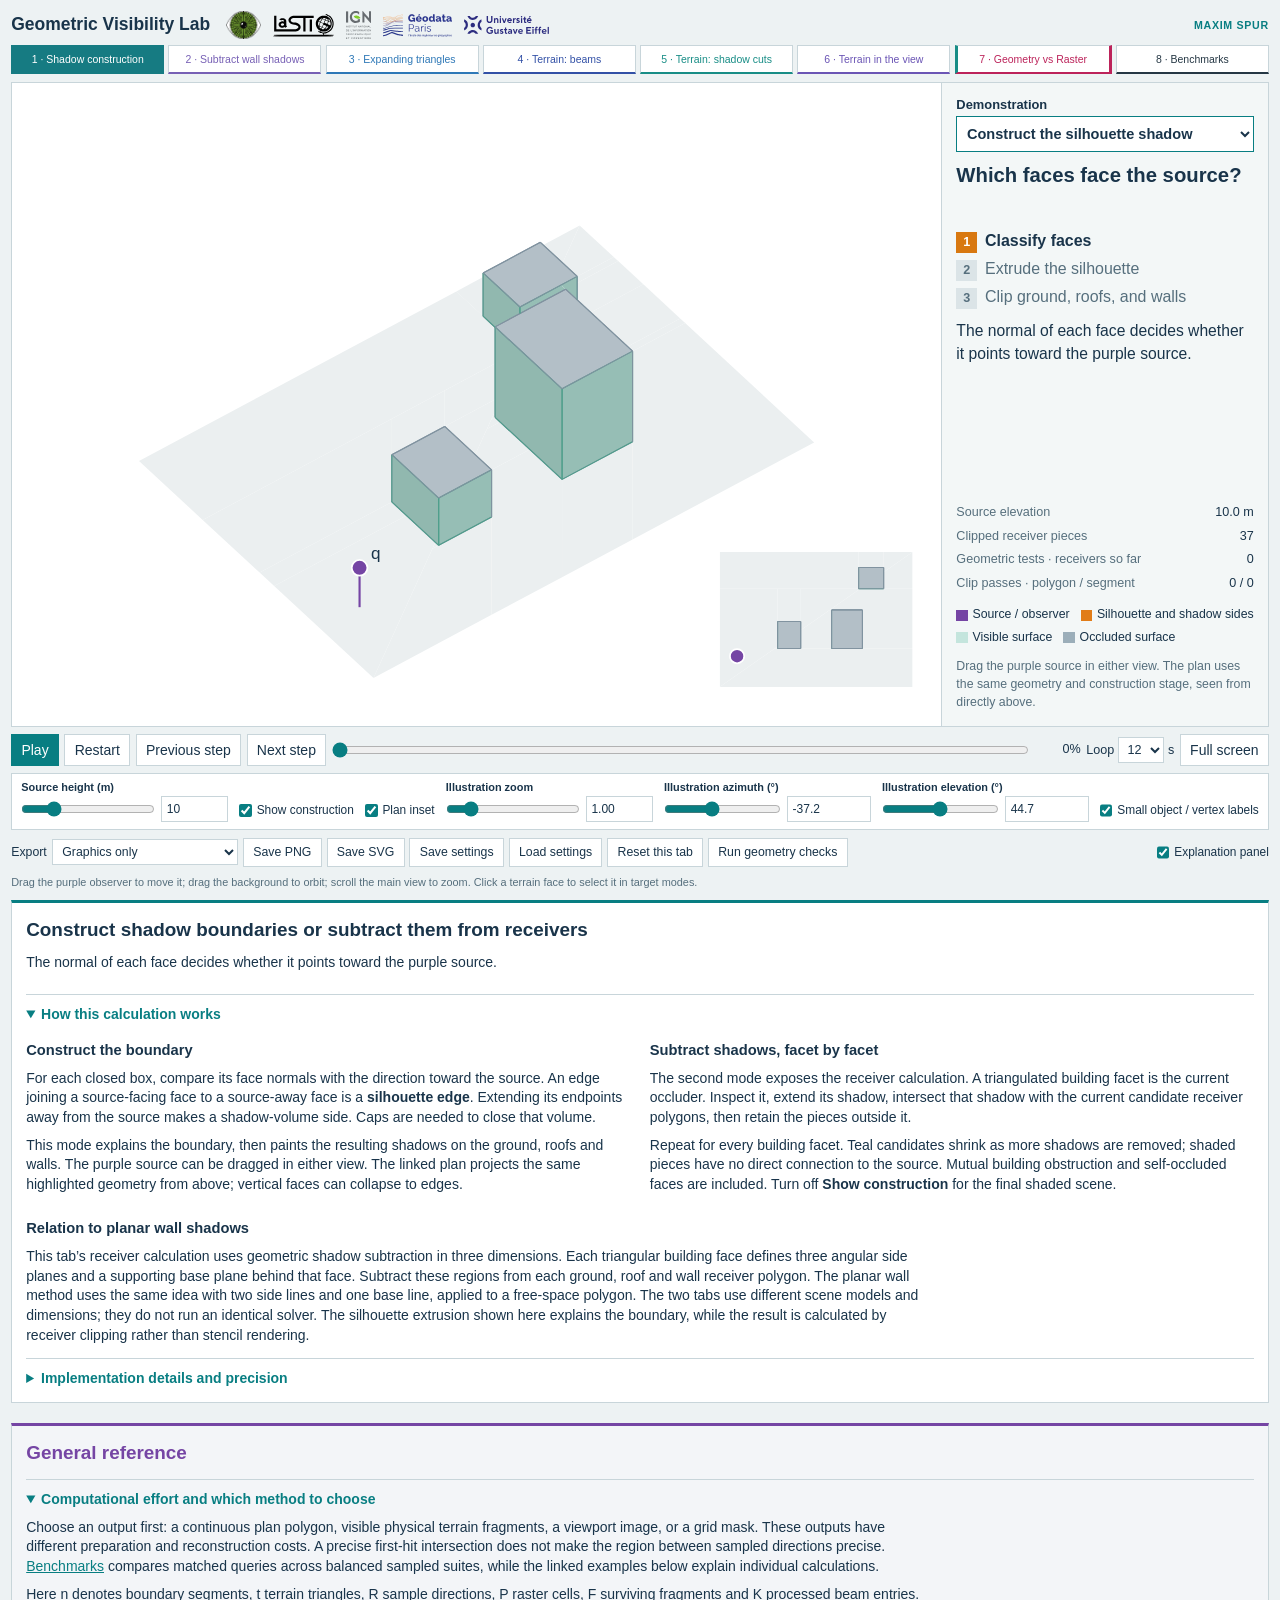
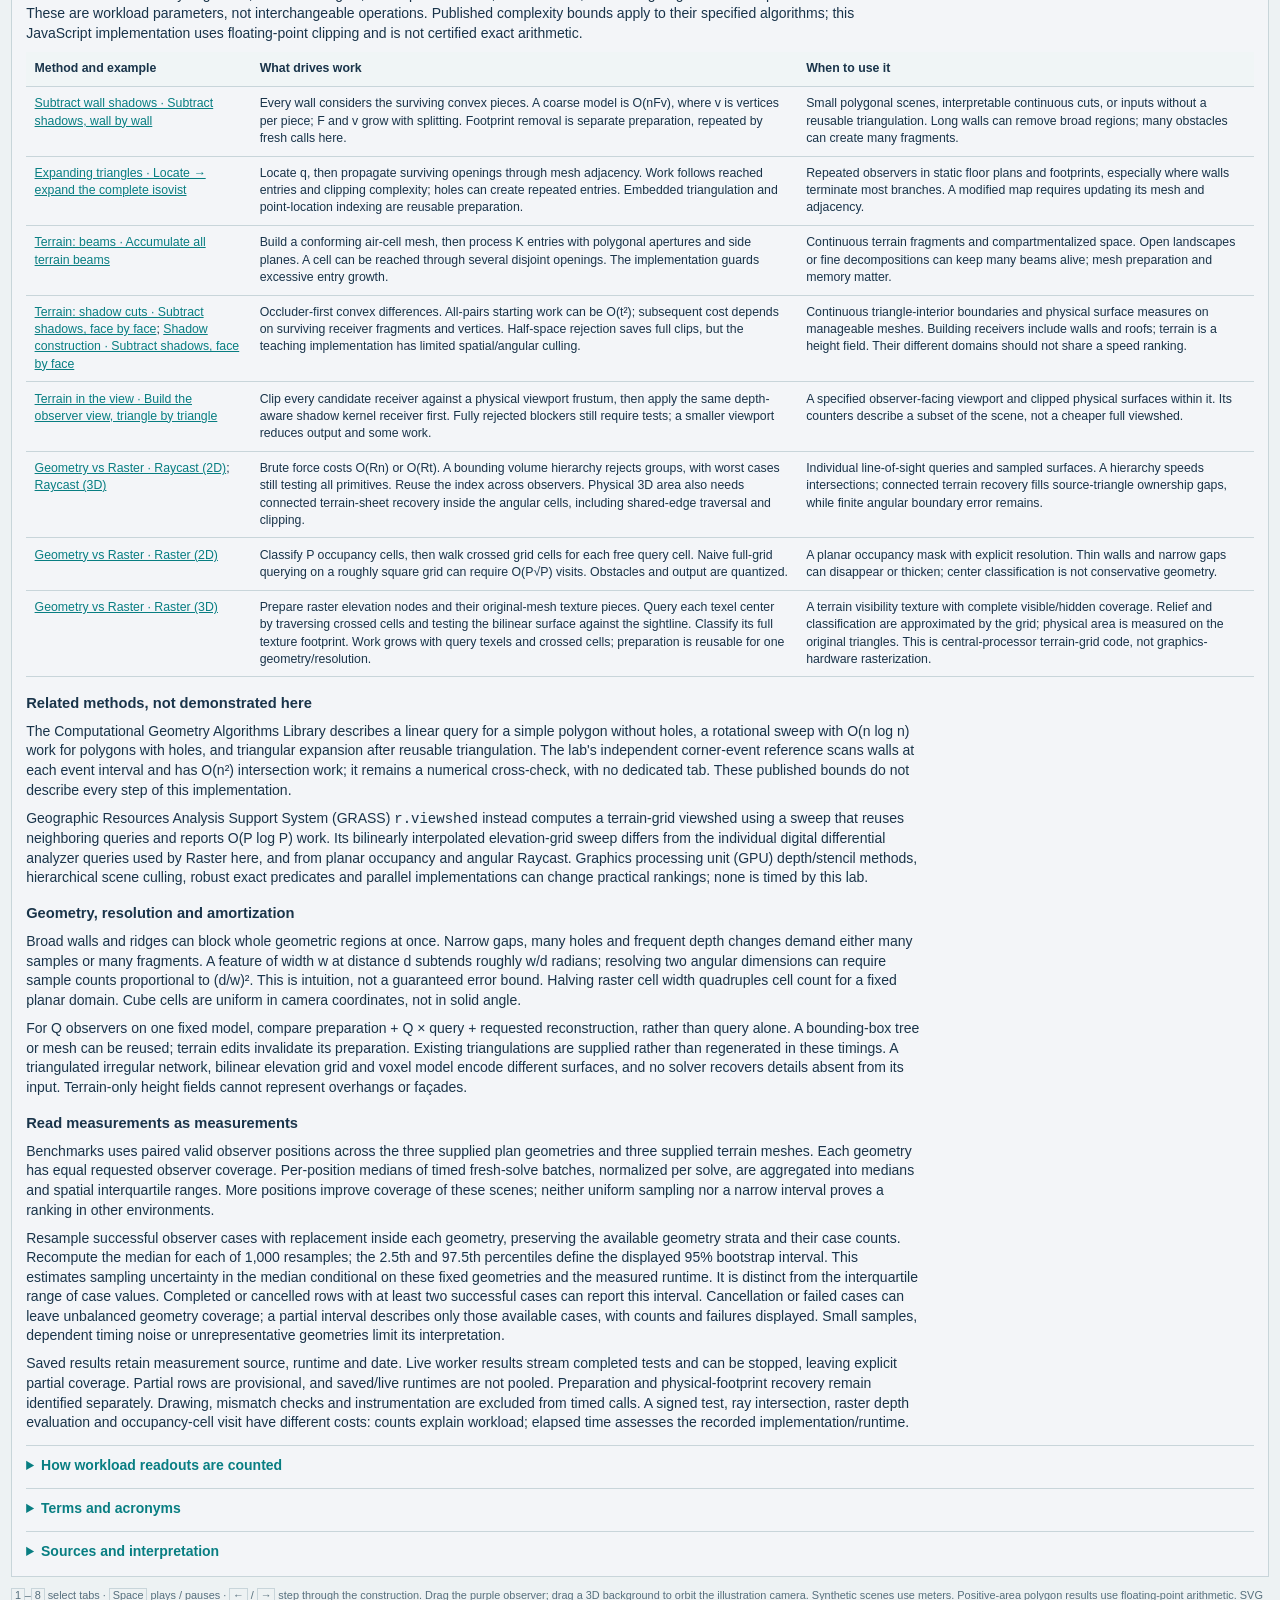
<file: index.html>
<!doctype html>
<html lang="en">
<meta charset="utf-8">
<meta name="viewport" content="width=device-width,initial-scale=1">
<title>Geometric Visibility Lab</title>
<script>location.replace('visibility-lab-v4.html'+location.search+location.hash);</script>
<p><a href="visibility-lab-v4.html">Open Geometric Visibility Lab</a></p>
</html>
</file>
